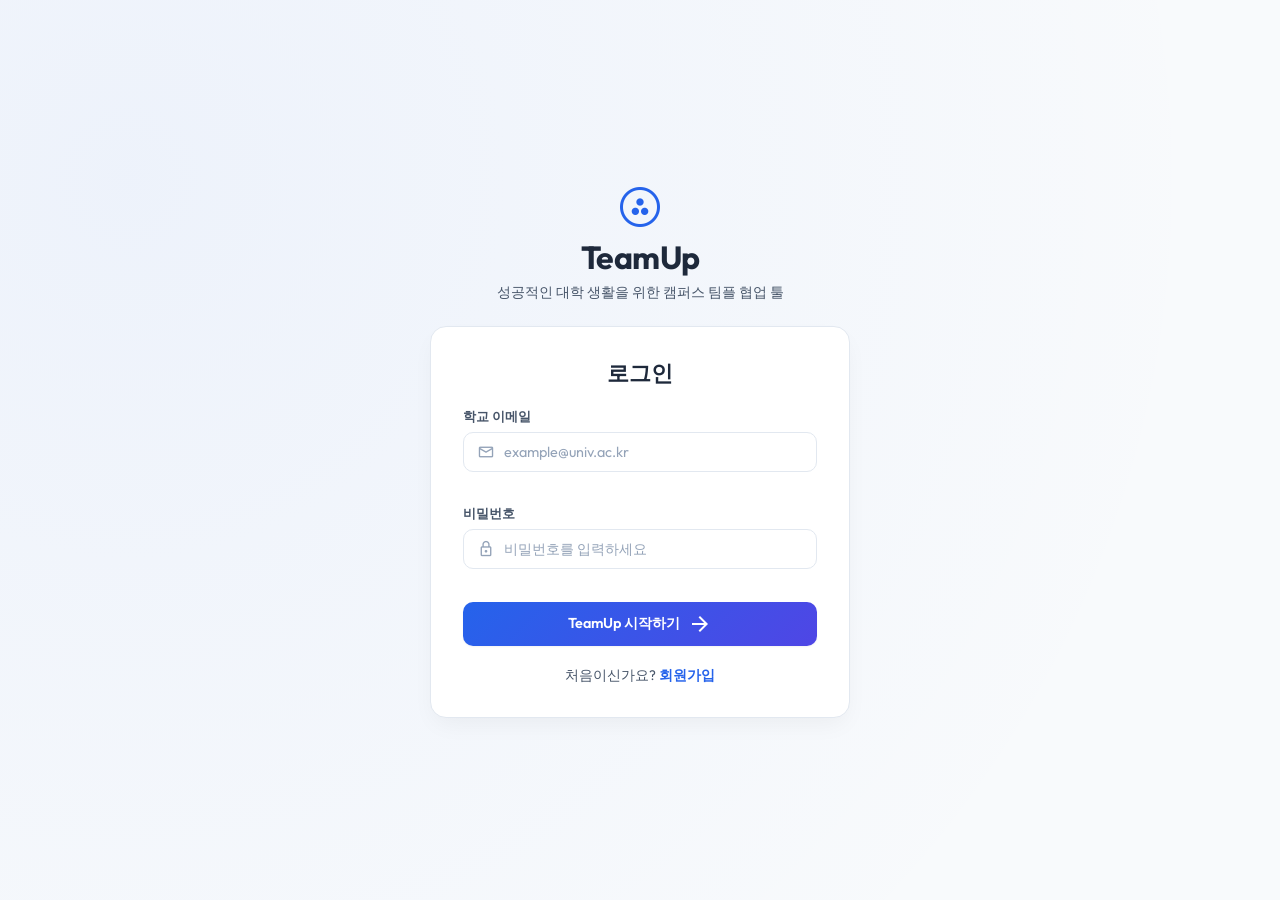
<file: index.html>
<!DOCTYPE html>
<html lang="ko">
<head>
  <meta charset="UTF-8">
  <meta name="viewport" content="width=device-width, initial-scale=1.0">
  <title>TeamUp - 대학생 팀 프로젝트 협업 툴</title>
  <!-- Google Fonts & Material Symbols -->
  <link rel="preconnect" href="https://fonts.googleapis.com">
  <link rel="preconnect" href="https://fonts.gstatic.com" crossorigin>
  <link href="https://fonts.googleapis.com/css2?family=Outfit:wght@300;400;500;600;700&display=swap" rel="stylesheet">
  <link href="https://fonts.googleapis.com/css2?family=Material+Symbols+Outlined:opsz,wght,FILL,GRAD@24,400,0,0" rel="stylesheet">
  <link rel="stylesheet" href="style.css">
</head>
<body>
  <!-- 알림 토스트 메시지 -->
  <div id="toast-container"></div>

  <!-- 1. 로그인/회원가입 섹션 (인증 화면) -->
  <section id="auth-container" class="auth-container">
    <div class="auth-card-wrapper">
      <div class="auth-brand">
        <span class="material-symbols-outlined brand-icon">group_work</span>
        <h1 class="brand-name">TeamUp</h1>
        <p class="brand-tagline">성공적인 대학 생활을 위한 캠퍼스 팀플 협업 툴</p>
      </div>

      <!-- 로그인 카드 -->
      <div id="login-card" class="auth-card active">
        <h2 class="auth-title">로그인</h2>
        <form id="login-form" novalidate>
          <div class="input-group">
            <label for="login-email">학교 이메일</label>
            <div class="input-wrapper">
              <span class="material-symbols-outlined input-icon">mail</span>
              <input type="email" id="login-email" placeholder="example@univ.ac.kr" required>
            </div>
            <span class="error-message" id="login-email-error"></span>
          </div>

          <div class="input-group">
            <label for="login-password">비밀번호</label>
            <div class="input-wrapper">
              <span class="material-symbols-outlined input-icon">lock</span>
              <input type="password" id="login-password" placeholder="비밀번호를 입력하세요" required>
            </div>
            <span class="error-message" id="login-password-error"></span>
          </div>

          <button type="submit" class="btn btn-primary btn-block">
            <span>TeamUp 시작하기</span>
            <span class="material-symbols-outlined btn-icon-right">arrow_forward</span>
          </button>
        </form>
        <div class="auth-switch">
          처음이신가요? <button id="to-signup-btn" class="btn-link">회원가입</button>
        </div>
      </div>

      <!-- 회원가입 카드 -->
      <div id="signup-card" class="auth-card">
        <h2 class="auth-title">회원가입</h2>
        <form id="signup-form" novalidate>
          <div class="input-group">
            <label for="signup-name">이름</label>
            <div class="input-wrapper">
              <span class="material-symbols-outlined input-icon">person</span>
              <input type="text" id="signup-name" placeholder="이름을 입력하세요" required>
            </div>
            <span class="error-message" id="signup-name-error"></span>
          </div>

          <div class="input-group">
            <label for="signup-email">학교 이메일</label>
            <div class="input-wrapper">
              <span class="material-symbols-outlined input-icon">mail</span>
              <input type="email" id="signup-email" placeholder="example@univ.ac.kr" required>
            </div>
            <span class="error-message" id="signup-email-error"></span>
          </div>

          <div class="input-group">
            <label for="signup-password">비밀번호</label>
            <div class="input-wrapper">
              <span class="material-symbols-outlined input-icon">lock</span>
              <input type="password" id="signup-password" placeholder="8자 이상 입력하세요" required>
            </div>
            <span class="error-message" id="signup-password-error"></span>
          </div>

          <div class="input-group">
            <label for="signup-confirm-password">비밀번호 확인</label>
            <div class="input-wrapper">
              <span class="material-symbols-outlined input-icon">lock_reset</span>
              <input type="password" id="signup-confirm-password" placeholder="비밀번호를 한번 더 입력하세요" required>
            </div>
            <span class="error-message" id="signup-confirm-password-error"></span>
          </div>

          <button type="submit" class="btn btn-primary btn-block">
            <span>회원가입 완료</span>
            <span class="material-symbols-outlined btn-icon-right">how_to_reg</span>
          </button>
        </form>
        <div class="auth-switch">
          이미 계정이 있으신가요? <button id="to-login-btn" class="btn-link">로그인</button>
        </div>
      </div>
    </div>
  </section>

  <!-- 2. 메인 애플리케이션 섹션 (로그인 후 대시보드) -->
  <section id="app-container" class="app-container" style="display: none;">
    <!-- 사이드바 내비게이션 -->
    <aside class="sidebar">
      <div class="sidebar-header">
        <span class="material-symbols-outlined brand-icon">group_work</span>
        <h2 class="brand-name">TeamUp</h2>
      </div>

      <nav class="sidebar-menu">
        <ul>
          <li>
            <button class="nav-item active" data-target="dashboard">
              <span class="material-symbols-outlined">dashboard</span>
              <span>대시보드</span>
            </button>
          </li>
          <li>
            <button class="nav-item" data-target="teams">
              <span class="material-symbols-outlined">groups</span>
              <span>팀 관리</span>
            </button>
          </li>
          <li>
            <button class="nav-item" data-target="tasks">
              <span class="material-symbols-outlined">assignment</span>
              <span>역할 분담</span>
            </button>
          </li>
          <li>
            <button class="nav-item" data-target="schedules">
              <span class="material-symbols-outlined">calendar_month</span>
              <span>일정 관리</span>
            </button>
          </li>
          <li>
            <button class="nav-item" data-target="files">
              <span class="material-symbols-outlined">folder_open</span>
              <span>자료 공유</span>
            </button>
          </li>
        </ul>
      </nav>

      <!-- 사용자 프로필 및 로그아웃 -->
      <div class="sidebar-footer">
        <div class="user-profile">
          <div class="avatar" id="user-avatar">U</div>
          <div class="user-info">
            <span class="user-name" id="profile-user-name">사용자</span>
            <span class="user-email" id="profile-user-email">user@univ.ac.kr</span>
          </div>
        </div>
        <button id="logout-btn" class="btn-logout" title="로그아웃">
          <span class="material-symbols-outlined">logout</span>
          <span>로그아웃</span>
        </button>
      </div>
    </aside>

    <!-- 메인 콘텐츠 영역 -->
    <main class="main-content">
      <header class="main-header">
        <div class="header-left">
          <h2 id="current-view-title" class="view-title">대시보드</h2>
          <!-- 팀 선택 셀렉터 -->
          <div class="team-selector-wrapper" id="team-selector-container">
            <span class="material-symbols-outlined select-lead-icon">grid_view</span>
            <select id="team-selector" class="team-select">
              <option value="">팀을 선택하세요</option>
            </select>
          </div>
        </div>
        <div class="header-right">
          <div class="header-date">
            <span class="material-symbols-outlined">today</span>
            <span id="header-today-date">2026년 6월 21일 (일)</span>
          </div>
        </div>
      </header>

      <!-- 동적 콘텐츠 뷰 컨테이너 -->
      <div class="content-body">
        <!-- 2-1. 대시보드 뷰 -->
        <div id="dashboard-view" class="view-panel active">
          <!-- 환영 배너 -->
          <div class="welcome-banner">
            <div class="welcome-text">
              <h3>안녕하세요, <span id="welcome-user-name" class="highlight">사용자</span>님! 👋</h3>
              <p>학습 과제부터 발표 일정까지, TeamUp에서 조원들과 편리하게 소통하세요.</p>
            </div>
            <div class="welcome-badge">Campus Life</div>
          </div>
          
          <!-- 요약 통계 그리드 -->
          <div class="dashboard-grid">
            <div class="card summary-card">
              <div class="summary-icon-box bg-purple-light">
                <span class="material-symbols-outlined text-purple">assignment</span>
              </div>
              <div class="summary-details">
                <span class="summary-label">내 미완료 할 일</span>
                <span class="summary-value" id="dash-my-tasks-count">0</span>
              </div>
            </div>
            <div class="card summary-card">
              <div class="summary-icon-box bg-blue-light">
                <span class="material-symbols-outlined text-blue">calendar_month</span>
              </div>
              <div class="summary-details">
                <span class="summary-label">이번 주 일정</span>
                <span class="summary-value" id="dash-this-week-schedules-count">0</span>
              </div>
            </div>
            <div class="card summary-card">
              <div class="summary-icon-box bg-emerald-light">
                <span class="material-symbols-outlined text-emerald">folder_open</span>
              </div>
              <div class="summary-details">
                <span class="summary-label">공유된 자료</span>
                <span class="summary-value" id="dash-files-count">0</span>
              </div>
            </div>
          </div>

          <!-- 대시보드 위젯 상세 섹션 (2컬럼) -->
          <div class="dashboard-details">
            <!-- 1. 내가 담당한 업무 위젯 -->
            <div class="card detail-section">
              <div class="section-header">
                <div class="section-title">
                  <span class="material-symbols-outlined text-purple">checklist</span>
                  <h3>내가 담당한 업무</h3>
                </div>
                <button class="btn-text-link" onclick="AppState.switchView('tasks')">전체보기</button>
              </div>
              <ul class="dashboard-list" id="dash-task-list">
                <li class="list-empty">배정된 업무가 없습니다.</li>
              </ul>
            </div>

            <!-- 2. 오늘 및 다가오는 일정 위젯 -->
            <div class="card detail-section">
              <div class="section-header">
                <div class="section-title">
                  <span class="material-symbols-outlined text-blue">event_note</span>
                  <h3>다가오는 일정</h3>
                </div>
                <button class="btn-text-link" onclick="AppState.switchView('schedules')">캘린더보기</button>
              </div>
              <ul class="dashboard-list" id="dash-schedule-list">
                <li class="list-empty">일정이 없습니다.</li>
              </ul>
            </div>

            <!-- 3. 최근 업로드 자료 위젯 -->
            <div class="card detail-section">
              <div class="section-header">
                <div class="section-title">
                  <span class="material-symbols-outlined text-emerald">description</span>
                  <h3>최근 업로드 자료</h3>
                </div>
                <button class="btn-text-link" onclick="AppState.switchView('files')">자료실 가기</button>
              </div>
              <ul class="dashboard-list" id="dash-file-list">
                <li class="list-empty">공유된 파일이 없습니다.</li>
              </ul>
            </div>

            <!-- 4. 팀 멤버 위젯 -->
            <div class="card detail-section">
              <div class="section-header">
                <div class="section-title">
                  <span class="material-symbols-outlined text-amber">groups</span>
                  <h3>우리 팀원 목록</h3>
                </div>
              </div>
              <ul class="dashboard-list" id="dash-member-list">
                <li class="list-empty">팀원이 없습니다.</li>
              </ul>
            </div>
          </div>
        </div>

        <!-- 2-2. 팀 관리 뷰 -->
        <div id="teams-view" class="view-panel">
          <div class="view-placeholder">
            <span class="material-symbols-outlined">groups</span>
            <h3>팀 관리 준비 중</h3>
            <p>팀 생성 및 이메일 기반 팀원 초대 기능이 다음 단계에서 구현될 예정입니다.</p>
          </div>
        </div>

        <!-- 2-3. 역할 분담 뷰 (Task Kanban Board) -->
        <div id="tasks-view" class="view-panel">
          <!-- 팀 미선택 시 경고 -->
          <div class="no-team-selected" id="tasks-no-team">
            <span class="material-symbols-outlined">info</span>
            <h4>선택된 프로젝트 팀이 없습니다.</h4>
            <p>상단 선택창에서 프로젝트 팀을 고르거나, <strong>팀 관리</strong>에서 새로운 팀을 구성하세요.</p>
          </div>

          <!-- 칸반 보드 -->
          <div class="kanban-container" id="tasks-board-container" style="display: none;">
            <div class="kanban-board">
              <!-- Todo -->
              <div class="kanban-column" data-status="todo">
                <div class="column-header">
                  <div class="column-title-wrapper">
                    <span class="dot dot-todo"></span>
                    <h4>시작 전</h4>
                    <span class="column-count" id="count-todo">0</span>
                  </div>
                  <button class="btn-add-task" id="btn-add-task-todo" title="업무 추가">
                    <span class="material-symbols-outlined">add</span>
                  </button>
                </div>
                <div class="column-body" id="tasks-todo"></div>
              </div>

              <!-- Doing -->
              <div class="kanban-column" data-status="doing">
                <div class="column-header">
                  <div class="column-title-wrapper">
                    <span class="dot dot-doing"></span>
                    <h4>진행 중</h4>
                    <span class="column-count" id="count-doing">0</span>
                  </div>
                  <button class="btn-add-task" id="btn-add-task-doing" title="업무 추가">
                    <span class="material-symbols-outlined">add</span>
                  </button>
                </div>
                <div class="column-body" id="tasks-doing"></div>
              </div>

              <!-- Done -->
              <div class="kanban-column" data-status="done">
                <div class="column-header">
                  <div class="column-title-wrapper">
                    <span class="dot dot-done"></span>
                    <h4>완료</h4>
                    <span class="column-count" id="count-done">0</span>
                  </div>
                  <button class="btn-add-task" id="btn-add-task-done" title="업무 추가">
                    <span class="material-symbols-outlined">add</span>
                  </button>
                </div>
                <div class="column-body" id="tasks-done"></div>
              </div>
            </div>
          </div>
        </div>

        <!-- 2-4. 일정 관리 뷰 (Schedule Calendar) -->
        <div id="schedules-view" class="view-panel">
          <!-- 팀 미선택 시 경고 -->
          <div class="no-team-selected" id="schedules-no-team">
            <span class="material-symbols-outlined">info</span>
            <h4>선택된 프로젝트 팀이 없습니다.</h4>
            <p>상단 선택창에서 프로젝트 팀을 고르거나, <strong>팀 관리</strong>에서 새로운 팀을 구성하세요.</p>
          </div>

          <!-- 달력 -->
          <div class="calendar-container" id="schedules-calendar-container" style="display: none;">
            <div class="calendar-header-bar">
              <div class="calendar-nav">
                <button class="btn-cal-nav" id="cal-prev-btn">
                  <span class="material-symbols-outlined">chevron_left</span>
                </button>
                <h3 id="calendar-month-year" class="calendar-title">2026년 6월</h3>
                <button class="btn-cal-nav" id="cal-next-btn">
                  <span class="material-symbols-outlined">chevron_right</span>
                </button>
                <button class="btn btn-today" id="cal-today-btn">오늘</button>
              </div>
              <button class="btn btn-primary" id="cal-add-btn">
                <span class="material-symbols-outlined">add</span>
                <span>일정 등록</span>
              </button>
            </div>

            <div class="card calendar-card">
              <div class="calendar-grid">
                <div class="day-label sun">일</div>
                <div class="day-label">월</div>
                <div class="day-label">화</div>
                <div class="day-label">수</div>
                <div class="day-label">목</div>
                <div class="day-label">금</div>
                <div class="day-label sat">토</div>
              </div>
              <div class="calendar-days-grid" id="calendar-days-grid"></div>
            </div>
          </div>
        </div>

        <!-- 2-5. 자료 공유 뷰 (Files Compartment) -->
        <div id="files-view" class="view-panel">
          <!-- 팀 미선택 시 경고 -->
          <div class="no-team-selected" id="files-no-team">
            <span class="material-symbols-outlined">info</span>
            <h4>선택된 프로젝트 팀이 없습니다.</h4>
            <p>상단 선택창에서 프로젝트 팀을 고르거나, <strong>팀 관리</strong>에서 새로운 팀을 구성하세요.</p>
          </div>

          <!-- 파일 보관함 본체 -->
          <div class="files-container" id="files-board-container" style="display: none;">
            <!-- 업로드 드롭존 -->
            <div class="card file-dropzone" id="file-dropzone">
              <span class="material-symbols-outlined dropzone-icon">cloud_upload</span>
              <h4>공유할 파일을 여기에 끌어다 놓으세요</h4>
              <p>또는 이곳을 클릭하여 컴퓨터에서 파일을 선택할 수 있습니다.</p>
              <span class="dropzone-hint">지원 형식: PDF, PPT/PPTX, 이미지 (최대 50MB)</span>
              <input type="file" id="file-input-hidden" style="display: none;" accept=".pdf, .ppt, .pptx, image/*" multiple>
            </div>

            <!-- 파일 리스트 테이블 -->
            <div class="card file-list-card">
              <div class="file-list-header">
                <h3>공유 자료실 목록</h3>
                <span class="column-count" id="files-count-badge">0</span>
              </div>
              <div class="table-responsive">
                <table class="file-table">
                  <thead>
                    <tr>
                      <th class="text-left">파일명</th>
                      <th>용량</th>
                      <th>유형</th>
                      <th>등록자</th>
                      <th>등록 일자</th>
                      <th>동작</th>
                    </tr>
                  </thead>
                  <tbody id="file-list-tbody">
                    <!-- JS에서 동적으로 채워짐 -->
                  </tbody>
                </table>
              </div>
            </div>
          </div>
        </div>
      </div>
    </main>
  </section>

  <!-- 3. 모달 레이어 -->
  <!-- 3-1. Task 모달 -->
  <div id="task-modal" class="modal-overlay">
    <div class="modal-card">
      <div class="modal-header">
        <h3 id="task-modal-title">업무 추가</h3>
        <button class="btn-close-modal" id="task-modal-close">
          <span class="material-symbols-outlined">close</span>
        </button>
      </div>
      <form id="task-form" novalidate>
        <input type="hidden" id="task-id">
        <input type="hidden" id="task-status-hidden">
        
        <div class="input-group">
          <label for="task-title">업무명</label>
          <div class="input-wrapper">
            <span class="material-symbols-outlined input-icon">title</span>
            <input type="text" id="task-title" placeholder="업무명을 입력하세요" required>
          </div>
          <span class="error-message" id="task-title-error"></span>
        </div>

        <div class="input-group">
          <label for="task-desc">상세 설명</label>
          <div class="input-wrapper">
            <textarea id="task-desc" placeholder="상세 설명 및 요청 사항을 입력하세요" rows="3"></textarea>
          </div>
        </div>

        <div class="modal-row">
          <div class="input-group flex-1">
            <label for="task-assignee">담당자</label>
            <div class="input-wrapper">
              <span class="material-symbols-outlined input-icon">person</span>
              <select id="task-assignee" required></select>
            </div>
            <span class="error-message" id="task-assignee-error"></span>
          </div>

          <div class="input-group flex-1">
            <label for="task-duedate">마감일</label>
            <div class="input-wrapper">
              <span class="material-symbols-outlined input-icon">event</span>
              <input type="date" id="task-duedate" required>
            </div>
            <span class="error-message" id="task-duedate-error"></span>
          </div>
        </div>

        <div class="input-group" id="task-status-group" style="display: none;">
          <label for="task-status">진행 상태</label>
          <div class="input-wrapper">
            <span class="material-symbols-outlined input-icon">sync</span>
            <select id="task-status">
              <option value="todo">시작 전</option>
              <option value="doing">진행 중</option>
              <option value="done">완료</option>
            </select>
          </div>
        </div>

        <div class="modal-footer">
          <button type="button" class="btn btn-logout" id="btn-delete-task" style="display: none;">
            <span class="material-symbols-outlined">delete</span>
            <span>삭제</span>
          </button>
          <div class="footer-right">
            <button type="button" class="btn btn-icon" id="btn-cancel-task">취소</button>
            <button type="submit" class="btn btn-primary" id="btn-save-task">저장</button>
          </div>
        </div>
      </form>
    </div>
  </div>

  <!-- 3-2. Schedule 모달 -->
  <div id="schedule-modal" class="modal-overlay">
    <div class="modal-card">
      <div class="modal-header">
        <h3 id="schedule-modal-title">일정 추가</h3>
        <button class="btn-close-modal" id="schedule-modal-close">
          <span class="material-symbols-outlined">close</span>
        </button>
      </div>
      <form id="schedule-form" novalidate>
        <input type="hidden" id="schedule-id">

        <div class="input-group">
          <label for="schedule-title">일정명</label>
          <div class="input-wrapper">
            <span class="material-symbols-outlined input-icon">edit_calendar</span>
            <input type="text" id="schedule-title" placeholder="회의 주제 또는 제출 마감 일정을 입력하세요" required>
          </div>
          <span class="error-message" id="schedule-title-error"></span>
        </div>

        <div class="input-group">
          <label for="schedule-desc">일정 상세</label>
          <div class="input-wrapper">
            <textarea id="schedule-desc" placeholder="상세 정보(장소, 링크, 의제 등)를 입력하세요" rows="2"></textarea>
          </div>
        </div>

        <div class="modal-row">
          <div class="input-group flex-1">
            <label for="schedule-date">날짜</label>
            <div class="input-wrapper">
              <span class="material-symbols-outlined input-icon">calendar_today</span>
              <input type="date" id="schedule-date" required>
            </div>
            <span class="error-message" id="schedule-date-error"></span>
          </div>

          <div class="input-group flex-1">
            <label for="schedule-time">시간 (선택)</label>
            <div class="input-wrapper">
              <span class="material-symbols-outlined input-icon">schedule</span>
              <input type="time" id="schedule-time">
            </div>
          </div>
        </div>

        <div class="input-group">
          <label for="schedule-type">일정 유형</label>
          <div class="input-wrapper">
            <span class="material-symbols-outlined input-icon">category</span>
            <select id="schedule-type">
              <option value="meeting">👥 회의</option>
              <option value="milestone">🚩 마일스톤 (발표/제출)</option>
              <option value="assignment">✍️ 개인 과제</option>
              <option value="etc">📌 기타</option>
            </select>
          </div>
        </div>

        <div class="modal-footer">
          <button type="button" class="btn btn-logout" id="btn-delete-schedule" style="display: none;">
            <span class="material-symbols-outlined">delete</span>
            <span>삭제</span>
          </button>
          <div class="footer-right">
            <button type="button" class="btn btn-icon" id="btn-cancel-schedule">취소</button>
            <button type="submit" class="btn btn-primary" id="btn-save-schedule">저장</button>
          </div>
        </div>
      </form>
    </div>
  </div>

  <script src="app.js"></script>
</body>
</html>
</file>
<file: style.css>
/* ==========================================================================
   TeamUp CSS Design System (Notion/Slack-style Campus Light Theme)
   ========================================================================== */

/* 1. Global Reset & Theme Variables */
:root {
  --bg-primary: #f8fafc;        /* Slate-50: Soft Off-white background */
  --bg-card: #ffffff;           /* Plain white cards */
  --bg-sidebar: #0f172a;        /* Slate-900: Deep Navy/Slate Sidebar */
  --border-color: #e2e8f0;      /* Slate-200: Subtle border line */
  --border-focus: #3b82f6;      /* Blue-500: Active focus color */
  
  --primary-color: #2563eb;     /* Blue-600: Campus Blue */
  --primary-gradient: linear-gradient(135deg, #2563eb 0%, #4f46e5 100%);
  --secondary-color: #7c3aed;   /* Purple-600 */
  
  --text-primary: #1e293b;      /* Slate-800: Slate dark text */
  --text-secondary: #475569;    /* Slate-600: Muted body text */
  --text-muted: #94a3b8;        /* Slate-400: Placeholder text */
  
  --success: #10b981;           /* Emerald-500 */
  --danger: #ef4444;            /* Red-500 */
  --warning: #f59e0b;           /* Amber-500 */
  --info: #06b6d4;              /* Cyan-500 */
  
  --font-sans: 'Outfit', -apple-system, BlinkMacSystemFont, "Segoe UI", Roboto, Helvetica, Arial, sans-serif;
  --transition-smooth: all 0.2s cubic-bezier(0.4, 0, 0.2, 1);
  --border-radius-sm: 6px;
  --border-radius-md: 10px;
  --border-radius-lg: 16px;
  
  --shadow-sm: 0 1px 2px 0 rgba(0, 0, 0, 0.05);
  --shadow-card: 0 4px 6px -1px rgba(0, 0, 0, 0.05), 0 2px 4px -1px rgba(0, 0, 0, 0.03);
  --shadow-hover: 0 10px 20px -3px rgba(0, 0, 0, 0.08), 0 4px 6px -2px rgba(0, 0, 0, 0.04);
  --shadow-neon: 0 0 15px rgba(37, 99, 235, 0.15);
}

* {
  margin: 0;
  padding: 0;
  box-sizing: border-box;
  font-family: var(--font-sans);
  -webkit-font-smoothing: antialiased;
  -moz-osx-font-smoothing: grayscale;
}

body {
  background-color: var(--bg-primary);
  color: var(--text-primary);
  min-height: 100vh;
  overflow-x: hidden;
  position: relative;
}

/* Color Utilities */
.text-purple { color: var(--secondary-color) !important; }
.text-blue { color: var(--primary-color) !important; }
.text-emerald { color: var(--success) !important; }
.text-amber { color: var(--warning) !important; }

.bg-purple-light { background-color: rgba(124, 58, 237, 0.08); }
.bg-blue-light { background-color: rgba(37, 99, 235, 0.08); }
.bg-emerald-light { background-color: rgba(16, 185, 129, 0.08); }
.bg-amber-light { background-color: rgba(245, 158, 11, 0.08); }

/* 2. Toast Messages */
#toast-container {
  position: fixed;
  top: 24px;
  right: 24px;
  z-index: 9999;
  display: flex;
  flex-direction: column;
  gap: 12px;
}

.toast {
  background: #ffffff;
  border-left: 4px solid var(--primary-color);
  border-top: 1px solid var(--border-color);
  border-right: 1px solid var(--border-color);
  border-bottom: 1px solid var(--border-color);
  padding: 14px 20px;
  border-radius: var(--border-radius-md);
  box-shadow: 0 10px 25px -5px rgba(0, 0, 0, 0.1);
  display: flex;
  align-items: center;
  gap: 12px;
  min-width: 320px;
  color: var(--text-primary);
  transform: translateX(120%);
  transition: transform 0.4s cubic-bezier(0.175, 0.885, 0.32, 1.2);
}

.toast.show {
  transform: translateX(0);
}

.toast-success { border-left-color: var(--success); }
.toast-error { border-left-color: var(--danger); }
.toast-warning { border-left-color: var(--warning); }

.toast-icon { font-size: 20px; }
.toast-success .toast-icon { color: var(--success); }
.toast-error .toast-icon { color: var(--danger); }
.toast-warning .toast-icon { color: var(--warning); }

/* 3. Common Components */
.btn {
  display: inline-flex;
  align-items: center;
  justify-content: center;
  padding: 10px 18px;
  border-radius: var(--border-radius-md);
  font-size: 0.9rem;
  font-weight: 600;
  border: none;
  cursor: pointer;
  transition: var(--transition-smooth);
  gap: 8px;
  text-decoration: none;
}

.btn-primary {
  background: var(--primary-gradient);
  color: #ffffff;
  box-shadow: var(--shadow-sm);
}

.btn-primary:hover {
  transform: translateY(-1px);
  box-shadow: 0 4px 12px rgba(37, 99, 235, 0.25);
  opacity: 0.95;
}

.btn-primary:active {
  transform: translateY(0);
}

.btn-block {
  width: 100%;
}

.btn-link {
  background: none;
  border: none;
  color: var(--primary-color);
  font-weight: 700;
  cursor: pointer;
  transition: var(--transition-smooth);
  padding: 0;
  font-size: inherit;
}

.btn-link:hover {
  color: var(--secondary-color);
  text-decoration: underline;
}

.btn-icon {
  background: #ffffff;
  border: 1px solid var(--border-color);
  color: var(--text-secondary);
  padding: 8px 12px;
  border-radius: var(--border-radius-md);
  cursor: pointer;
  font-weight: 500;
}

.btn-icon:hover {
  background: #f1f5f9;
  border-color: #cbd5e1;
  color: var(--text-primary);
}

.btn-text-link {
  background: none;
  border: none;
  color: var(--primary-color);
  font-weight: 600;
  font-size: 0.85rem;
  cursor: pointer;
  transition: var(--transition-smooth);
}

.btn-text-link:hover {
  color: var(--secondary-color);
  text-decoration: underline;
}

.card {
  background: var(--bg-card);
  border: 1px solid var(--border-color);
  border-radius: var(--border-radius-lg);
  padding: 24px;
  box-shadow: var(--shadow-card);
  transition: var(--transition-smooth);
}

/* 4. Auth Styles (Login / Signup) */
.auth-container {
  display: flex;
  align-items: center;
  justify-content: center;
  min-height: 100vh;
  padding: 24px;
  background: radial-gradient(circle at 10% 20%, rgba(37, 99, 235, 0.05) 0%, rgba(255,255,255,0) 80%);
}

.auth-card-wrapper {
  width: 100%;
  max-width: 420px;
  display: flex;
  flex-direction: column;
  gap: 24px;
}

.auth-brand {
  text-align: center;
  display: flex;
  flex-direction: column;
  align-items: center;
  gap: 6px;
}

.auth-brand .brand-icon {
  font-size: 3rem;
  color: var(--primary-color);
}

.auth-brand .brand-name {
  font-size: 2rem;
  font-weight: 700;
  letter-spacing: -0.5px;
  color: var(--text-primary);
}

.auth-brand .brand-tagline {
  color: var(--text-secondary);
  font-size: 0.9rem;
}

.auth-card {
  background: var(--bg-card);
  border: 1px solid var(--border-color);
  border-radius: var(--border-radius-lg);
  padding: 32px;
  box-shadow: 0 10px 25px -5px rgba(0, 0, 0, 0.05);
  display: none;
  flex-direction: column;
  gap: 20px;
  animation: cardFadeIn 0.3s ease-out;
}

.auth-card.active {
  display: flex;
}

@keyframes cardFadeIn {
  from { opacity: 0; transform: translateY(12px); }
  to { opacity: 1; transform: translateY(0); }
}

.auth-title {
  font-size: 1.35rem;
  font-weight: 700;
  text-align: center;
  color: var(--text-primary);
}

.input-group {
  display: flex;
  flex-direction: column;
  gap: 6px;
  margin-bottom: 12px;
}

.input-group label {
  font-size: 0.8rem;
  font-weight: 600;
  color: var(--text-secondary);
}

.input-wrapper {
  position: relative;
  display: flex;
  align-items: center;
  width: 100%;
}

.input-icon {
  position: absolute;
  left: 14px;
  color: var(--text-muted);
  pointer-events: none;
  font-size: 18px;
}

.input-wrapper input, .input-wrapper select, .input-wrapper textarea {
  width: 100%;
  padding: 10px 14px 10px 40px;
  background: #ffffff;
  border: 1px solid var(--border-color);
  border-radius: var(--border-radius-md);
  color: var(--text-primary);
  font-size: 0.9rem;
  transition: var(--transition-smooth);
}

.input-wrapper textarea {
  padding: 10px 14px;
  resize: vertical;
}

.input-wrapper select {
  appearance: none;
  cursor: pointer;
  background-image: url("data:image/svg+xml;charset=utf-8,%3Csvg xmlns='http://www.w3.org/2000/svg' viewBox='0 0 24 24' fill='%2364748b'%3E%3Cpath d='M7 10l5 5 5-5H7z'/%3E%3C/svg%3E");
  background-repeat: no-repeat;
  background-position: right 14px center;
  background-size: 18px;
}

.input-wrapper input:focus, .input-wrapper select:focus, .input-wrapper textarea:focus {
  outline: none;
  border-color: var(--border-focus);
  box-shadow: 0 0 0 3px rgba(59, 130, 246, 0.15);
}

.input-wrapper input::placeholder, .input-wrapper textarea::placeholder {
  color: var(--text-muted);
}

.error-message {
  font-size: 0.75rem;
  color: var(--danger);
  min-height: 14px;
  margin-top: 1px;
  display: block;
}

.shake {
  animation: shake 0.4s ease-in-out;
}

@keyframes shake {
  0%, 100% { transform: translateX(0); }
  25% { transform: translateX(-5px); }
  75% { transform: translateX(5px); }
}

.auth-switch {
  text-align: center;
  font-size: 0.85rem;
  color: var(--text-secondary);
}

/* 5. Main App Layout */
.app-container {
  display: flex;
  min-height: 100vh;
}

/* Sidebar Styling (Notion-Dark Accent) */
.sidebar {
  width: 250px;
  background: var(--bg-sidebar);
  display: flex;
  flex-direction: column;
  flex-shrink: 0;
  z-index: 100;
}

.sidebar-header {
  padding: 24px 20px;
  display: flex;
  align-items: center;
  gap: 10px;
  border-bottom: 1px solid rgba(255, 255, 255, 0.06);
}

.sidebar-header .brand-icon {
  font-size: 1.8rem;
  color: #60a5fa; /* Light blue accent on dark background */
}

.sidebar-header .brand-name {
  font-size: 1.25rem;
  font-weight: 700;
  letter-spacing: -0.5px;
  color: #ffffff;
}

.sidebar-menu {
  padding: 20px 12px;
  flex-grow: 1;
}

.sidebar-menu ul {
  list-style: none;
  display: flex;
  flex-direction: column;
  gap: 4px;
}

.nav-item {
  width: 100%;
  display: flex;
  align-items: center;
  gap: 12px;
  padding: 10px 14px;
  background: none;
  border: none;
  color: #94a3b8; /* slate-400 */
  font-size: 0.9rem;
  font-weight: 500;
  border-radius: var(--border-radius-md);
  cursor: pointer;
  transition: var(--transition-smooth);
  text-align: left;
}

.nav-item .material-symbols-outlined {
  font-size: 20px;
  color: #64748b;
}

.nav-item:hover {
  background: rgba(255, 255, 255, 0.04);
  color: #f1f5f9;
}

.nav-item:hover .material-symbols-outlined {
  color: #94a3b8;
}

.nav-item.active {
  background: rgba(255, 255, 255, 0.08);
  color: #ffffff;
  font-weight: 600;
}

.nav-item.active .material-symbols-outlined {
  color: #60a5fa;
}

/* Sidebar Profile Footer */
.sidebar-footer {
  padding: 16px;
  border-top: 1px solid rgba(255, 255, 255, 0.06);
  display: flex;
  flex-direction: column;
  gap: 12px;
}

.user-profile {
  display: flex;
  align-items: center;
  gap: 10px;
}

.avatar {
  width: 36px;
  height: 36px;
  border-radius: 50%;
  background: var(--primary-gradient);
  display: flex;
  align-items: center;
  justify-content: center;
  color: white;
  font-weight: 700;
  font-size: 0.95rem;
  border: 1px solid rgba(255, 255, 255, 0.15);
}

.user-info {
  display: flex;
  flex-direction: column;
  overflow: hidden;
}

.user-name {
  font-size: 0.85rem;
  font-weight: 600;
  color: #ffffff;
  white-space: nowrap;
  text-overflow: ellipsis;
  overflow: hidden;
}

.user-email {
  font-size: 0.75rem;
  color: #64748b;
  white-space: nowrap;
  text-overflow: ellipsis;
  overflow: hidden;
}

.btn-logout {
  width: 100%;
  display: flex;
  align-items: center;
  justify-content: center;
  gap: 8px;
  padding: 8px;
  border-radius: var(--border-radius-sm);
  background: rgba(239, 68, 68, 0.1);
  color: #ef4444;
  border: 1px solid rgba(239, 68, 68, 0.2);
  cursor: pointer;
  font-size: 0.8rem;
  font-weight: 600;
  transition: var(--transition-smooth);
}

.btn-logout:hover {
  background: #ef4444;
  color: white;
  border-color: #ef4444;
}

/* Main Content Area */
.main-content {
  flex-grow: 1;
  display: flex;
  flex-direction: column;
  min-width: 0;
  height: 100vh;
  overflow-y: auto;
}

.main-header {
  height: 64px;
  border-bottom: 1px solid var(--border-color);
  padding: 0 24px;
  display: flex;
  align-items: center;
  justify-content: space-between;
  background: #ffffff;
  position: sticky;
  top: 0;
  z-index: 90;
}

.view-title {
  font-size: 1.15rem;
  font-weight: 700;
  color: var(--text-primary);
}

/* Team Selector (Notion style pill) */
.team-selector-wrapper {
  display: flex;
  align-items: center;
  gap: 6px;
  background: #f1f5f9; /* Slate-100 */
  border: 1px solid #e2e8f0;
  border-radius: 20px; /* pill */
  padding: 4px 12px;
  margin-left: 16px;
  transition: var(--transition-smooth);
}

.team-selector-wrapper:hover {
  background: #e2e8f0;
}

.select-lead-icon {
  font-size: 16px;
  color: var(--text-secondary);
}

.team-select {
  background: transparent;
  border: none;
  color: var(--text-primary);
  font-size: 0.8rem;
  font-weight: 600;
  outline: none;
  cursor: pointer;
  padding-right: 18px;
  appearance: none;
  background-image: url("data:image/svg+xml;charset=utf-8,%3Csvg xmlns='http://www.w3.org/2000/svg' viewBox='0 0 24 24' fill='%23475569'%3E%3Cpath d='M7 10l5 5 5-5H7z'/%3E%3C/svg%3E");
  background-repeat: no-repeat;
  background-position: right center;
  background-size: 16px;
}

.header-date {
  display: flex;
  align-items: center;
  gap: 6px;
  font-size: 0.8rem;
  color: var(--text-secondary);
}

.header-date span {
  font-size: 16px;
}

.content-body {
  padding: 24px;
  flex-grow: 1;
  display: flex;
  flex-direction: column;
}

/* Tab view panels */
.view-panel {
  display: none;
  animation: panelFadeIn 0.25s ease-out;
  flex-grow: 1;
}

.view-panel.active {
  display: flex;
  flex-direction: column;
}

@keyframes panelFadeIn {
  from { opacity: 0; transform: translateY(4px); }
  to { opacity: 1; transform: translateY(0); }
}

/* 6. Dashboard Center Hub UI */
.welcome-banner {
  background: var(--primary-gradient);
  border-radius: var(--border-radius-lg);
  padding: 24px 28px;
  position: relative;
  overflow: hidden;
  box-shadow: 0 4px 15px rgba(37, 99, 235, 0.15);
  margin-bottom: 24px;
  color: #ffffff;
  display: flex;
  justify-content: space-between;
  align-items: center;
}

.welcome-text h3 {
  font-size: 1.35rem;
  font-weight: 700;
  margin-bottom: 4px;
}

.welcome-text p {
  color: rgba(255, 255, 255, 0.88);
  font-size: 0.85rem;
}

.welcome-badge {
  font-size: 0.7rem;
  font-weight: 700;
  background: rgba(255, 255, 255, 0.15);
  padding: 4px 10px;
  border-radius: 12px;
  border: 1px solid rgba(255, 255, 255, 0.2);
  text-transform: uppercase;
  letter-spacing: 0.5px;
}

.dashboard-grid {
  display: grid;
  grid-template-columns: repeat(3, 1fr);
  gap: 16px;
  margin-bottom: 24px;
}

.summary-card {
  display: flex;
  align-items: center;
  gap: 16px;
  padding: 16px;
}

.summary-icon-box {
  width: 44px;
  height: 44px;
  border-radius: var(--border-radius-md);
  display: flex;
  align-items: center;
  justify-content: center;
}

.summary-icon-box span {
  font-size: 24px;
}

.summary-details {
  display: flex;
  flex-direction: column;
}

.summary-label {
  font-size: 0.75rem;
  color: var(--text-secondary);
  font-weight: 500;
}

.summary-value {
  font-size: 1.35rem;
  font-weight: 700;
  color: var(--text-primary);
}

.dashboard-details {
  display: grid;
  grid-template-columns: repeat(2, 1fr);
  gap: 20px;
}

.detail-section {
  display: flex;
  flex-direction: column;
  gap: 14px;
  padding: 20px;
  min-height: 240px;
}

.section-header {
  display: flex;
  justify-content: space-between;
  align-items: center;
  border-bottom: 1px solid var(--border-color);
  padding-bottom: 10px;
}

.section-title {
  display: flex;
  align-items: center;
  gap: 8px;
}

.section-title span {
  font-size: 20px;
}

.section-title h3 {
  font-size: 0.95rem;
  font-weight: 700;
  color: var(--text-primary);
}

.dashboard-list {
  list-style: none;
  display: flex;
  flex-direction: column;
  gap: 8px;
  overflow-y: auto;
  max-height: 240px;
}

.dashboard-list-item {
  display: flex;
  align-items: center;
  justify-content: space-between;
  padding: 10px 14px;
  background: #ffffff;
  border: 1px solid var(--border-color);
  border-radius: var(--border-radius-md);
  font-size: 0.85rem;
  transition: var(--transition-smooth);
  cursor: pointer;
}

.dashboard-list-item:hover {
  background: #f8fafc;
  border-color: #cbd5e1;
  transform: translateY(-1px);
}

.item-left {
  display: flex;
  align-items: center;
  gap: 8px;
  min-width: 0;
}

.item-left span {
  font-size: 18px;
  flex-shrink: 0;
}

.item-title {
  font-weight: 600;
  color: var(--text-primary);
  white-space: nowrap;
  overflow: hidden;
  text-overflow: ellipsis;
}

.item-right {
  display: flex;
  align-items: center;
  gap: 8px;
  flex-shrink: 0;
}

.list-empty {
  text-align: center;
  color: var(--text-muted);
  padding: 36px 0;
  font-size: 0.8rem;
}

/* 7. No Team Warnings */
.no-team-selected {
  display: flex;
  flex-direction: column;
  align-items: center;
  justify-content: center;
  text-align: center;
  padding: 80px 40px;
  color: var(--text-secondary);
  flex-grow: 1;
}

.no-team-selected span {
  font-size: 3rem;
  color: var(--text-muted);
  margin-bottom: 12px;
}

.no-team-selected h4 {
  color: var(--text-primary);
  font-size: 1.1rem;
  font-weight: 700;
  margin-bottom: 6px;
}

.no-team-selected p {
  font-size: 0.85rem;
}

/* 8. Kanban Board (Task) Style */
.kanban-container {
  display: flex;
  flex-direction: column;
  flex-grow: 1;
}

.kanban-board {
  display: grid;
  grid-template-columns: repeat(3, 1fr);
  gap: 16px;
  align-items: start;
  flex-grow: 1;
}

.kanban-column {
  background: #f1f5f9; /* Slate-100 column base */
  border: 1px solid var(--border-color);
  border-radius: var(--border-radius-lg);
  display: flex;
  flex-direction: column;
  max-height: calc(100vh - 160px);
  min-height: 450px;
  transition: var(--transition-smooth);
}

.kanban-column.drag-over {
  background: #e2e8f0;
  border-color: var(--border-focus);
}

.column-header {
  padding: 16px;
  display: flex;
  align-items: center;
  justify-content: space-between;
  border-bottom: 1px solid var(--border-color);
  background: rgba(255, 255, 255, 0.5);
  border-top-left-radius: var(--border-radius-lg);
  border-top-right-radius: var(--border-radius-lg);
}

.column-title-wrapper {
  display: flex;
  align-items: center;
  gap: 8px;
}

.dot {
  width: 7px;
  height: 7px;
  border-radius: 50%;
}

.dot-todo { background: #94a3b8; }
.dot-doing { background: var(--warning); }
.dot-done { background: var(--success); }

.column-header h4 {
  font-size: 0.9rem;
  font-weight: 700;
  color: var(--text-primary);
}

.column-count {
  font-size: 0.7rem;
  font-weight: 700;
  background: #e2e8f0;
  padding: 2px 6px;
  border-radius: 10px;
  color: var(--text-secondary);
}

.btn-add-task {
  background: #ffffff;
  border: 1px solid var(--border-color);
  color: var(--text-secondary);
  width: 24px;
  height: 24px;
  border-radius: 50%;
  display: flex;
  align-items: center;
  justify-content: center;
  cursor: pointer;
  transition: var(--transition-smooth);
}

.btn-add-task:hover {
  background: var(--primary-gradient);
  color: #fff;
  border-color: transparent;
}

.column-body {
  padding: 12px;
  overflow-y: auto;
  display: flex;
  flex-direction: column;
  gap: 10px;
  flex-grow: 1;
}

/* Task Cards (White Notion style) */
.task-card {
  background: #ffffff;
  border: 1px solid var(--border-color);
  border-radius: var(--border-radius-md);
  padding: 14px;
  cursor: grab;
  transition: var(--transition-smooth);
  box-shadow: 0 1px 3px rgba(0, 0, 0, 0.05);
}

.task-card:hover {
  transform: translateY(-1.5px);
  border-color: #cbd5e1;
  box-shadow: var(--shadow-card);
}

.task-card.dragging {
  opacity: 0.4;
  border: 1px dashed var(--primary-color);
}

.task-card-title {
  font-size: 0.85rem;
  font-weight: 700;
  color: var(--text-primary);
  margin-bottom: 4px;
}

.task-card-desc {
  font-size: 0.75rem;
  color: var(--text-secondary);
  line-height: 1.4;
  margin-bottom: 12px;
  display: -webkit-box;
  -webkit-line-clamp: 2;
  -webkit-box-orient: vertical;
  overflow: hidden;
}

.task-card-meta {
  display: flex;
  justify-content: space-between;
  align-items: center;
}

.task-card-assignee {
  display: flex;
  align-items: center;
  gap: 6px;
}

.mini-avatar {
  width: 22px;
  height: 22px;
  border-radius: 50%;
  background: var(--primary-gradient);
  display: flex;
  align-items: center;
  justify-content: center;
  font-size: 0.65rem;
  font-weight: 700;
  color: #fff;
}

.assignee-name {
  font-size: 0.7rem;
  color: var(--text-secondary);
  font-weight: 500;
}

.task-card-date {
  display: flex;
  align-items: center;
  gap: 4px;
  font-size: 0.7rem;
  color: var(--text-muted);
}

.task-card-date span {
  font-size: 12px;
}

.badge-dday {
  font-size: 0.65rem;
  font-weight: 600;
  padding: 1px 5px;
  border-radius: 4px;
  background: #f1f5f9;
  color: var(--text-secondary);
}

.badge-dday.danger {
  background: rgba(239, 68, 68, 0.08);
  color: var(--danger);
  border: 1px solid rgba(239, 68, 68, 0.15);
}

.badge-dday.warning {
  background: rgba(245, 158, 11, 0.08);
  color: var(--warning);
  border: 1px solid rgba(245, 158, 11, 0.15);
}

.badge-dday.success {
  background: rgba(16, 185, 129, 0.08);
  color: var(--success);
  border: 1px solid rgba(16, 185, 129, 0.15);
}

/* 9. Calendar / Schedule Style */
.calendar-container {
  display: flex;
  flex-direction: column;
  flex-grow: 1;
}

.calendar-header-bar {
  display: flex;
  align-items: center;
  justify-content: space-between;
  margin-bottom: 16px;
}

.calendar-nav {
  display: flex;
  align-items: center;
  gap: 8px;
}

.btn-cal-nav {
  background: #ffffff;
  border: 1px solid var(--border-color);
  color: var(--text-primary);
  width: 32px;
  height: 32px;
  border-radius: var(--border-radius-md);
  display: flex;
  align-items: center;
  justify-content: center;
  cursor: pointer;
  transition: var(--transition-smooth);
}

.btn-cal-nav:hover {
  background: #f1f5f9;
}

.calendar-title {
  font-size: 1.05rem;
  font-weight: 700;
  min-width: 100px;
  text-align: center;
  color: var(--text-primary);
}

.btn-today {
  background: #ffffff;
  border: 1px solid var(--border-color);
  color: var(--text-secondary);
  padding: 6px 12px;
  font-size: 0.8rem;
  font-weight: 600;
  border-radius: var(--border-radius-md);
  cursor: pointer;
}

.btn-today:hover {
  background: #f1f5f9;
}

.calendar-card {
  padding: 12px;
  flex-grow: 1;
  display: flex;
  flex-direction: column;
}

.calendar-grid {
  display: grid;
  grid-template-columns: repeat(7, 1fr);
  border-bottom: 1px solid var(--border-color);
  padding-bottom: 8px;
  margin-bottom: 4px;
}

.day-label {
  text-align: center;
  font-size: 0.8rem;
  font-weight: 700;
  color: var(--text-secondary);
}

.day-label.sun { color: var(--danger); }
.day-label.sat { color: var(--primary-color); }

.calendar-days-grid {
  display: grid;
  grid-template-columns: repeat(7, 1fr);
  grid-auto-rows: minmax(85px, 1fr);
  gap: 2px;
  background: var(--border-color);
  flex-grow: 1;
}

.cal-day-cell {
  background: #ffffff;
  padding: 6px;
  display: flex;
  flex-direction: column;
  gap: 4px;
  transition: var(--transition-smooth);
  cursor: pointer;
}

.cal-day-cell:hover {
  background: #f8fafc;
}

.cal-day-cell.other-month {
  opacity: 0.35;
  background: #f8fafc;
}

.cal-day-cell.today {
  background: rgba(37, 99, 235, 0.02);
}

.cal-day-cell-header {
  display: flex;
  justify-content: space-between;
  align-items: center;
}

.cal-day-number {
  font-size: 0.75rem;
  font-weight: 700;
  color: var(--text-primary);
  width: 20px;
  height: 20px;
  display: flex;
  align-items: center;
  justify-content: center;
  border-radius: 50%;
}

.cal-day-cell.today .cal-day-number {
  background: var(--primary-color);
  color: #fff;
}

.cal-day-cell.sunday .cal-day-number { color: var(--danger); }
.cal-day-cell.today.sunday .cal-day-number { color: #fff; }
.cal-day-cell.saturday .cal-day-number { color: var(--primary-color); }
.cal-day-cell.today.saturday .cal-day-number { color: #fff; }

.cal-day-events {
  display: flex;
  flex-direction: column;
  gap: 2px;
  overflow-y: auto;
  max-height: 65px;
}

/* Event Mini Badges */
.cal-event-badge {
  font-size: 0.65rem;
  font-weight: 600;
  padding: 1px 4px;
  border-radius: 3px;
  white-space: nowrap;
  text-overflow: ellipsis;
  overflow: hidden;
  display: block;
}

.cal-event-meeting {
  background: rgba(6, 182, 212, 0.08);
  color: var(--info);
  border: 1px solid rgba(6, 182, 212, 0.15);
}

.cal-event-milestone {
  background: rgba(124, 58, 237, 0.08);
  color: var(--secondary-color);
  border: 1px solid rgba(124, 58, 237, 0.15);
}

.cal-event-assignment {
  background: rgba(245, 158, 11, 0.08);
  color: var(--warning);
  border: 1px solid rgba(245, 158, 11, 0.15);
}

.cal-event-etc {
  background: rgba(16, 185, 129, 0.08);
  color: var(--success);
  border: 1px solid rgba(16, 185, 129, 0.15);
}

/* 10. File Compartment Style */
.files-container {
  display: flex;
  flex-direction: column;
  gap: 20px;
}

/* File Dropzone Style */
.file-dropzone {
  display: flex;
  flex-direction: column;
  align-items: center;
  justify-content: center;
  border: 2px dashed var(--border-color);
  padding: 32px;
  text-align: center;
  background: #ffffff;
  cursor: pointer;
  transition: var(--transition-smooth);
}

.file-dropzone:hover, .file-dropzone.dragover {
  border-color: var(--border-focus);
  background: rgba(37, 99, 235, 0.02);
  transform: translateY(-1px);
}

.dropzone-icon {
  font-size: 36px;
  color: var(--text-muted);
  margin-bottom: 8px;
  transition: var(--transition-smooth);
}

.file-dropzone:hover .dropzone-icon, .file-dropzone.dragover .dropzone-icon {
  color: var(--primary-color);
}

.file-dropzone h4 {
  font-size: 0.95rem;
  font-weight: 700;
  color: var(--text-primary);
  margin-bottom: 4px;
}

.file-dropzone p {
  font-size: 0.8rem;
  color: var(--text-secondary);
  margin-bottom: 6px;
}

.dropzone-hint {
  font-size: 0.7rem;
  color: var(--text-muted);
}

.file-list-card {
  padding: 20px;
}

.file-list-header {
  display: flex;
  align-items: center;
  gap: 8px;
  margin-bottom: 16px;
  border-bottom: 1px solid var(--border-color);
  padding-bottom: 12px;
}

.file-list-header h3 {
  font-size: 0.95rem;
  font-weight: 700;
}

/* File Table Styles */
.table-responsive {
  width: 100%;
  overflow-x: auto;
}

.file-table {
  width: 100%;
  border-collapse: collapse;
  text-align: center;
  font-size: 0.85rem;
}

.file-table th {
  padding: 12px 8px;
  font-weight: 600;
  color: var(--text-secondary);
  border-bottom: 2px solid var(--border-color);
  font-size: 0.75rem;
  text-transform: uppercase;
  letter-spacing: 0.5px;
}

.file-table td {
  padding: 12px 8px;
  border-bottom: 1px solid var(--border-color);
  color: var(--text-primary);
  vertical-align: middle;
}

.file-table tbody tr:hover {
  background: #f8fafc;
}

.text-left {
  text-align: left !important;
}

.file-name-cell {
  display: flex;
  align-items: center;
  gap: 10px;
  font-weight: 600;
}

.file-type-icon {
  font-size: 20px;
  flex-shrink: 0;
}

/* File Extension Badge Colors */
.icon-pdf { color: #ef4444; }
.icon-ppt { color: #f97316; }
.icon-image { color: #10b981; }
.icon-generic { color: #64748b; }

.badge-file-type {
  font-size: 0.7rem;
  font-weight: 700;
  padding: 2px 6px;
  border-radius: 4px;
  text-transform: uppercase;
}

.type-pdf { background: rgba(239, 68, 68, 0.08); color: #ef4444; }
.type-ppt { background: rgba(249, 115, 22, 0.08); color: #f97316; }
.type-image { background: rgba(16, 185, 129, 0.08); color: #10b981; }
.type-generic { background: rgba(100, 116, 139, 0.08); color: #64748b; }

/* Table Action Buttons */
.btn-table-action {
  background: none;
  border: none;
  cursor: pointer;
  padding: 4px;
  border-radius: 4px;
  display: inline-flex;
  align-items: center;
  justify-content: center;
  transition: var(--transition-smooth);
}

.btn-download {
  color: var(--primary-color);
}

.btn-download:hover {
  background: rgba(37, 99, 235, 0.08);
}

.btn-delete-item {
  color: var(--danger);
  margin-left: 6px;
}

.btn-delete-item:hover {
  background: rgba(239, 68, 68, 0.08);
}

/* 11. Modals Overlay & Layouts */
.modal-overlay {
  position: fixed;
  top: 0;
  left: 0;
  width: 100vw;
  height: 100vh;
  background: rgba(15, 23, 42, 0.4);
  backdrop-filter: blur(4px);
  -webkit-backdrop-filter: blur(4px);
  z-index: 1000;
  display: none;
  align-items: center;
  justify-content: center;
  padding: 20px;
}

.modal-overlay.active {
  display: flex;
}

.modal-card {
  background: #ffffff;
  border: 1px solid var(--border-color);
  border-radius: var(--border-radius-lg);
  box-shadow: 0 20px 25px -5px rgba(0, 0, 0, 0.1), 0 10px 10px -5px rgba(0, 0, 0, 0.04);
  width: 100%;
  max-width: 480px;
  animation: modalScaleIn 0.2s cubic-bezier(0.16, 1, 0.3, 1);
}

@keyframes modalScaleIn {
  from { transform: scale(0.96); opacity: 0; }
  to { transform: scale(1); opacity: 1; }
}

.modal-header {
  padding: 16px 20px;
  border-bottom: 1px solid var(--border-color);
  display: flex;
  align-items: center;
  justify-content: space-between;
}

.modal-header h3 {
  font-size: 1rem;
  font-weight: 700;
  color: var(--text-primary);
}

.btn-close-modal {
  background: none;
  border: none;
  color: var(--text-muted);
  cursor: pointer;
  display: flex;
  align-items: center;
  justify-content: center;
  transition: var(--transition-smooth);
}

.btn-close-modal:hover {
  color: var(--text-primary);
}

.modal-card form {
  padding: 20px;
}

.modal-row {
  display: flex;
  gap: 12px;
}

.flex-1 {
  flex: 1;
}

.modal-footer {
  display: flex;
  justify-content: space-between;
  align-items: center;
  margin-top: 8px;
  border-top: 1px solid var(--border-color);
  padding-top: 16px;
}

.footer-right {
  display: flex;
  gap: 8px;
  margin-left: auto;
}

/* 12. Responsive Adjustments */
@media (max-width: 992px) {
  .dashboard-details {
    grid-template-columns: 1fr;
  }
}

@media (max-width: 768px) {
  .app-container {
    flex-direction: column;
  }
  
  .sidebar {
    width: 100%;
    height: auto;
    border-right: none;
  }
  
  .sidebar-header {
    padding: 16px;
  }
  
  .sidebar-menu {
    padding: 8px;
  }
  
  .sidebar-menu ul {
    flex-direction: row;
    overflow-x: auto;
    gap: 4px;
  }
  
  .nav-item {
    padding: 8px 12px;
    white-space: nowrap;
    justify-content: center;
  }
  
  .sidebar-footer {
    flex-direction: row;
    align-items: center;
    justify-content: space-between;
    padding: 8px 16px;
  }
  
  .btn-logout {
    width: auto;
  }
  
  .main-content {
    height: auto;
  }
  
  .main-header {
    padding: 12px 16px;
    flex-direction: column;
    height: auto;
    gap: 8px;
    align-items: flex-start;
  }

  .team-selector-wrapper {
    margin-left: 0;
  }
  
  .content-body {
    padding: 16px;
  }

  .dashboard-grid {
    grid-template-columns: 1fr;
  }

  .kanban-board {
    grid-template-columns: 1fr;
    gap: 16px;
  }

  .kanban-column {
    min-height: 350px;
    max-height: 480px;
  }

  .calendar-days-grid {
    grid-auto-rows: minmax(65px, 1fr);
  }

  .cal-day-cell {
    padding: 3px;
  }

  .cal-day-events {
    max-height: 35px;
  }

  .cal-event-badge {
    font-size: 0.6rem;
  }

  .modal-row {
    flex-direction: column;
    gap: 0;
  }
}
</file>
